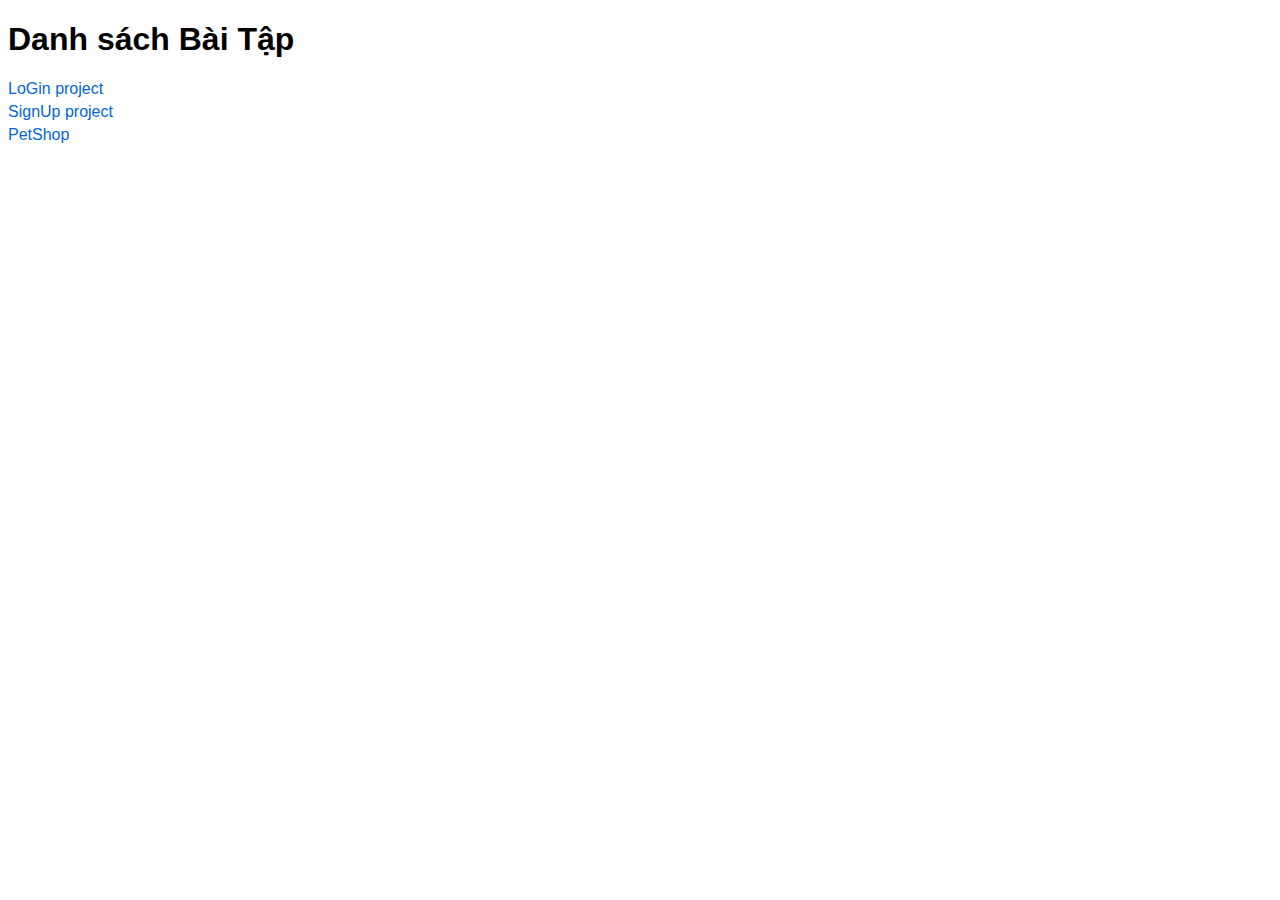
<file: index.html>
<!DOCTYPE html>
<html lang="vi">
  <head>
    <meta charset="UTF-8" />
    <meta name="viewport" content="width=device-width, initial-scale=1.0" />
    <title>Danh sách Bài Tập</title>
    <style>
      body {
        font-family: Arial, sans-serif;
      }
      ul {
        list-style-type: none;
        padding: 0;
      }
      li {
        margin: 5px 0;
      }
      a {
        text-decoration: none;
        color: #0366d6;
      }
      a:hover {
        text-decoration: underline;
      }
    </style>
  </head>
  <body>
    <h1>Danh sách Bài Tập</h1>
    <ul>
      <li>
        <a href="./Login/index.html" target="_blank">LoGin project</a>
      </li>
      <li>
        <a href="./Sign Up/assets/index.html" target="_blank">SignUp project</a>
      </li>
      <li><a href="./PetShop/index.html">PetShop </a></li>
    </ul>
  </body>
</html>
</file>
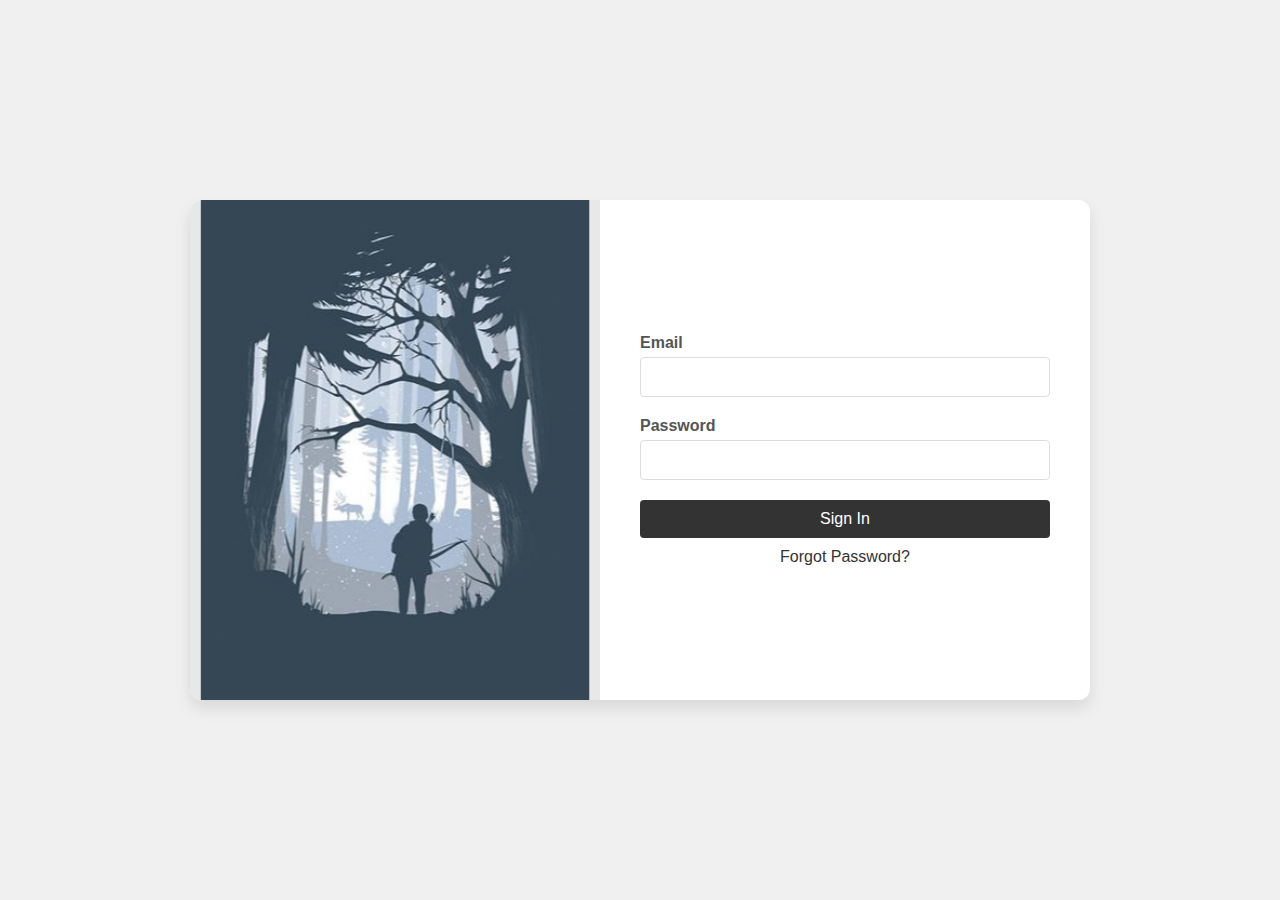
<file: Login/index.html>
<!DOCTYPE html>
<html lang="en">
  <head>
    <meta charset="UTF-8" />
    <meta name="viewport" content="width=device-width, initial-scale=1.0" />
    <title>Login</title>
    <link rel="stylesheet" href="assets/css/login.css" />
  </head>
  <body>
    <div class="contain">
      <div class="back-ground">
        <img src="./assets/img/Frame 1.png" />
      </div>
      <div class="form">
        <div class="form-email">
          <label for="Email">Email</label>
          <input type="email" />
        </div>
        <div class="form-pass">
          <label for="pass">Password</label>
          <input type="pass" />
        </div>
        <div class="button-sign">
          <button>Sign In</button>
        </div>
        <div class="inline-forgot">
          <a href="">Forgot Password?</a>
        </div>
      </div>
    </div>
  </body>
</html>
</file>
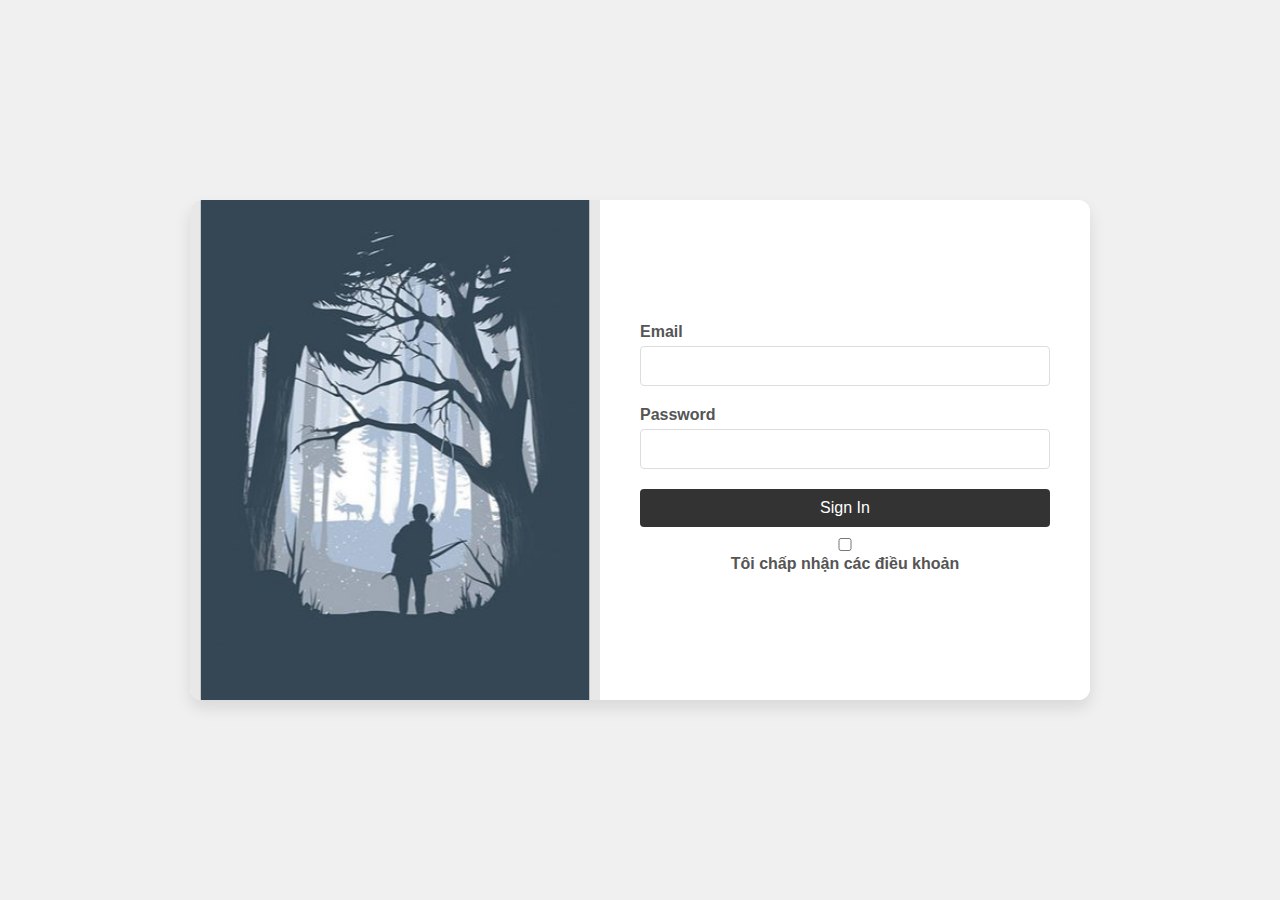
<file: Sign Up/assets/index.html>
<!DOCTYPE html>
<html lang="en">
  <head>
    <meta charset="UTF-8" />
    <meta name="viewport" content="width=device-width, initial-scale=1.0" />
    <title>Login</title>
    <link rel="stylesheet" href="./css/sign-up.css" />
  </head>
  <body>
    <div class="contain">
      <div class="back-ground">
        <img src="./img/Frame 1.png" />
      </div>
      <div class="form">
        <div class="form-email">
          <label for="Email">Email</label>
          <input type="email" />
        </div>
        <div class="form-pass">
          <label for="pass">Password</label>
          <input type="pass" />
        </div>
        <div class="button-sign">
          <button>Sign In</button>
        </div>
        <div class="inline-forgot">
          <label class="custom-checkbox">
            <input type="checkbox" />
            <span class="checkmark"></span>
            Tôi chấp nhận các điều khoản
          </label>
        </div>
      </div>
    </div>
  </body>
</html>
</file>
<file: Login/assets/css/login.css>
/* Reset CSS mặc định */
* {
  margin: 0;
  padding: 0;
  box-sizing: border-box;
}

body,
html {
  height: 100%;
  font-family: "Arial", sans-serif;
  display: flex;
  justify-content: center;
  align-items: center;
  background-color: #f0f0f0;
}

.contain {
  display: flex;
  width: 900px;
  height: 500px;
  border-radius: 12px;
  overflow: hidden;
  background-color: white;
  box-shadow: 0 8px 16px rgba(0, 0, 0, 0.1);
}

.back-ground {
  flex: 1;
  display: flex;
  justify-content: center;
  align-items: center;
  background-color: #e8e8e8;
}

.back-ground img {
  width: 100%;
  height: 100%;
  object-fit: cover;
}

.form {
  flex: 1;
  padding: 40px;
  background-color: white;
  display: flex;
  flex-direction: column;
  justify-content: center;
}

.form-email,
.form-pass {
  margin-bottom: 20px;
}

label {
  display: block;
  font-weight: bold;
  margin-bottom: 5px;
  color: #555;
}

input {
  width: 100%;
  padding: 10px;
  border: 1px solid #ddd;
  border-radius: 4px;
  font-size: 16px;
}

.button-sign button {
  width: 100%;
  padding: 10px;
  background-color: #333;
  color: white;
  border: none;
  border-radius: 4px;
  cursor: pointer;
  font-size: 16px;
}

.button-sign button:hover {
  background-color: #555;
}

.inline-forgot {
  text-align: center;
  margin-top: 10px;
}

.inline-forgot a {
  text-decoration: none;
  color: #333;
}

.inline-forgot a:hover {
  text-decoration: underline;
}

/* Responsive cho màn hình nhỏ hơn (tablets và dưới) */
@media (max-width: 768px) {
  .contain {
    flex-direction: column;
    width: 100%;
    height: auto;
  }

  .back-ground {
    height: 300px;
  }

  .form {
    padding: 20px;
  }
}

/* Responsive cho màn hình điện thoại */
@media (max-width: 480px) {
  .contain {
    width: 90%;
    height: auto;
  }

  .form {
    padding: 15px;
  }

  .form-group input {
    padding: 8px;
  }

  .button-sign button {
    padding: 8px;
    font-size: 14px;
  }
}
</file>
<file: Sign Up/assets/css/sign-up.css>
/* Reset CSS mặc định */
* {
  margin: 0;
  padding: 0;
  box-sizing: border-box;
}

body,
html {
  height: 100%;
  font-family: "Arial", sans-serif;
  display: flex;
  justify-content: center;
  align-items: center;
  background-color: #f0f0f0;
}

.contain {
  display: flex;
  width: 900px;
  height: 500px;
  border-radius: 12px;
  overflow: hidden;
  background-color: white;
  box-shadow: 0 8px 16px rgba(0, 0, 0, 0.1);
}

.back-ground {
  flex: 1;
  display: flex;
  justify-content: center;
  align-items: center;
  background-color: #e8e8e8;
}

.back-ground img {
  width: 100%;
  height: 100%;
  object-fit: cover;
}

.form {
  flex: 1;
  padding: 40px;
  background-color: white;
  display: flex;
  flex-direction: column;
  justify-content: center;
}

.form-email,
.form-pass {
  margin-bottom: 20px;
}

label {
  display: block;
  font-weight: bold;
  margin-bottom: 5px;
  color: #555;
}

input {
  width: 100%;
  padding: 10px;
  border: 1px solid #ddd;
  border-radius: 4px;
  font-size: 16px;
}

.button-sign button {
  width: 100%;
  padding: 10px;
  background-color: #333;
  color: white;
  border: none;
  border-radius: 4px;
  cursor: pointer;
  font-size: 16px;
}

.button-sign button:hover {
  background-color: #555;
}

.inline-forgot {
  text-align: center;
  margin-top: 10px;
}

.inline-forgot a {
  text-decoration: none;
  color: #333;
}

.inline-forgot a:hover {
  text-decoration: underline;
}

/* Responsive cho màn hình nhỏ hơn (tablets và dưới) */
@media (max-width: 768px) {
  .contain {
    flex-direction: column;
    width: 100%;
    height: auto;
  }

  .back-ground {
    height: 300px;
  }

  .form {
    padding: 20px;
  }
}

/* Responsive cho màn hình điện thoại */
@media (max-width: 480px) {
  .contain {
    width: 90%;
    height: auto;
  }

  .form {
    padding: 15px;
  }

  .form-group input {
    padding: 8px;
  }

  .button-sign button {
    padding: 8px;
    font-size: 14px;
  }
}
</file>
